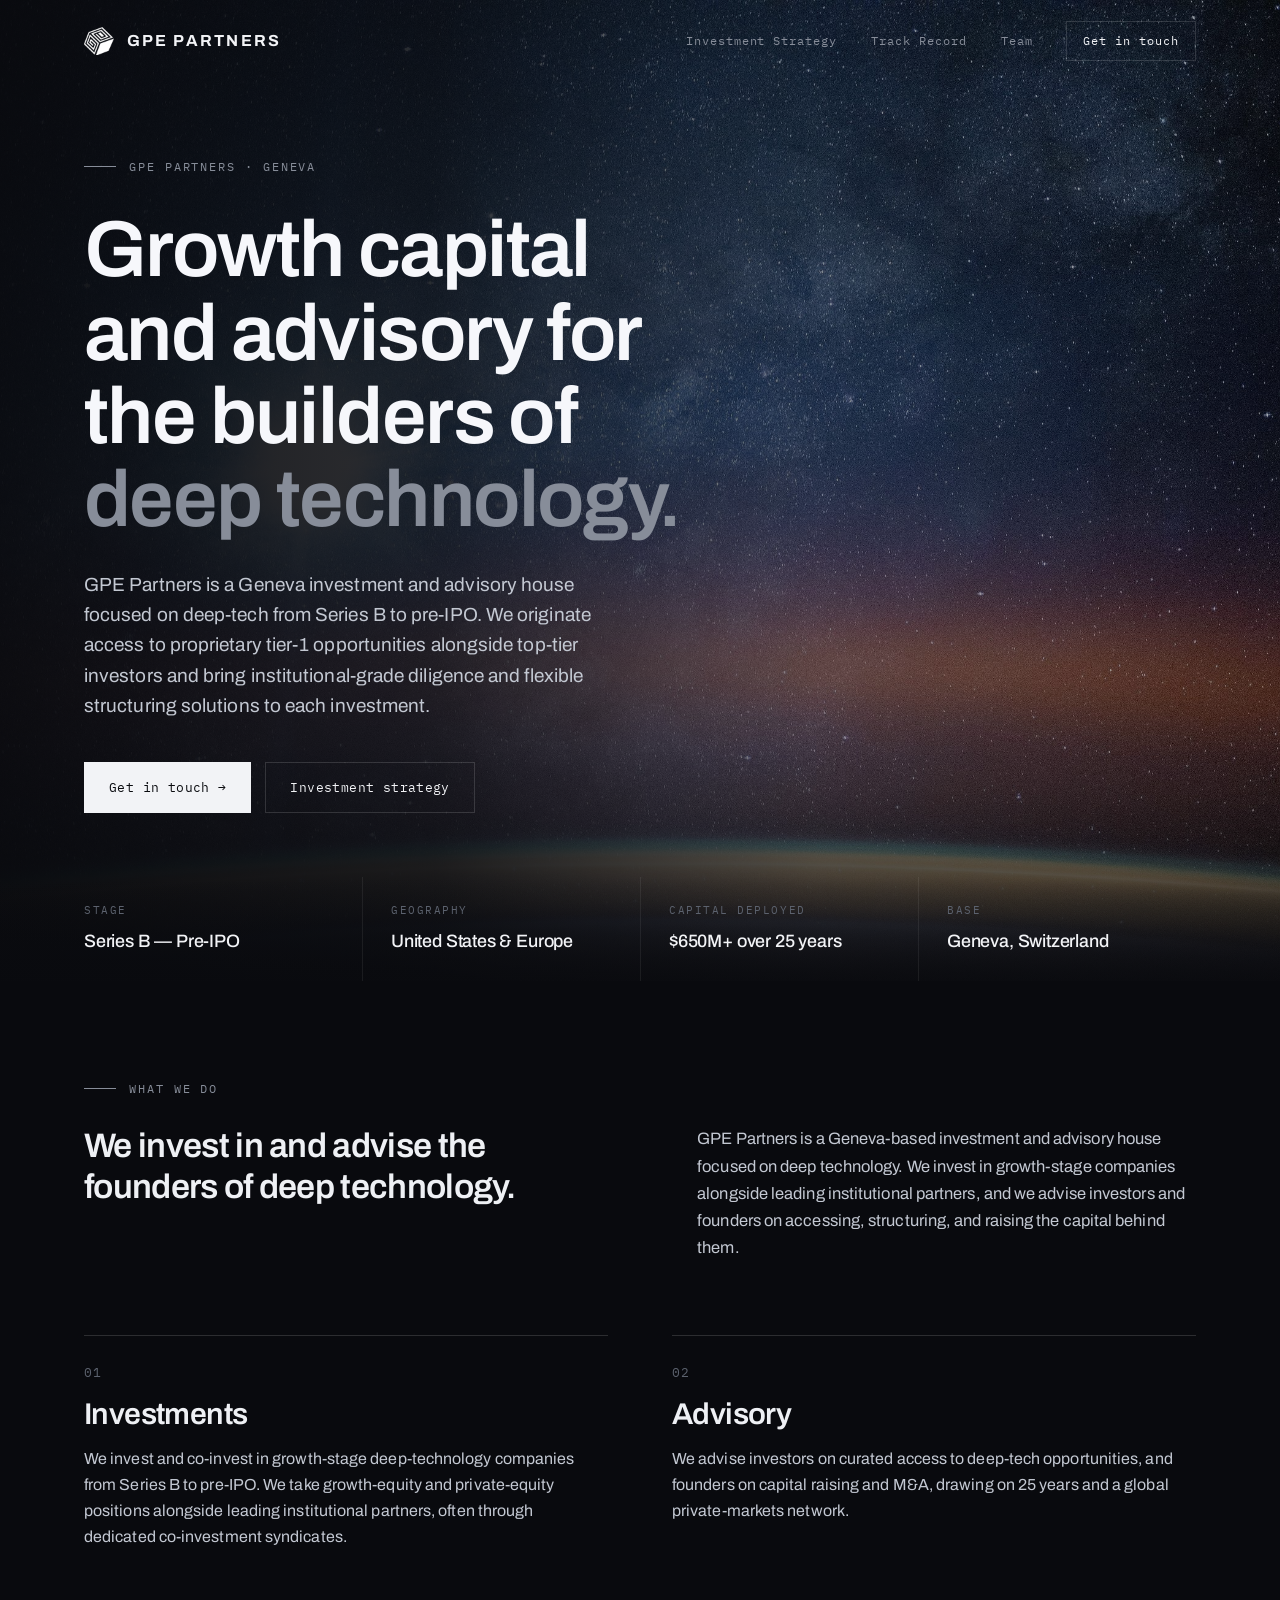
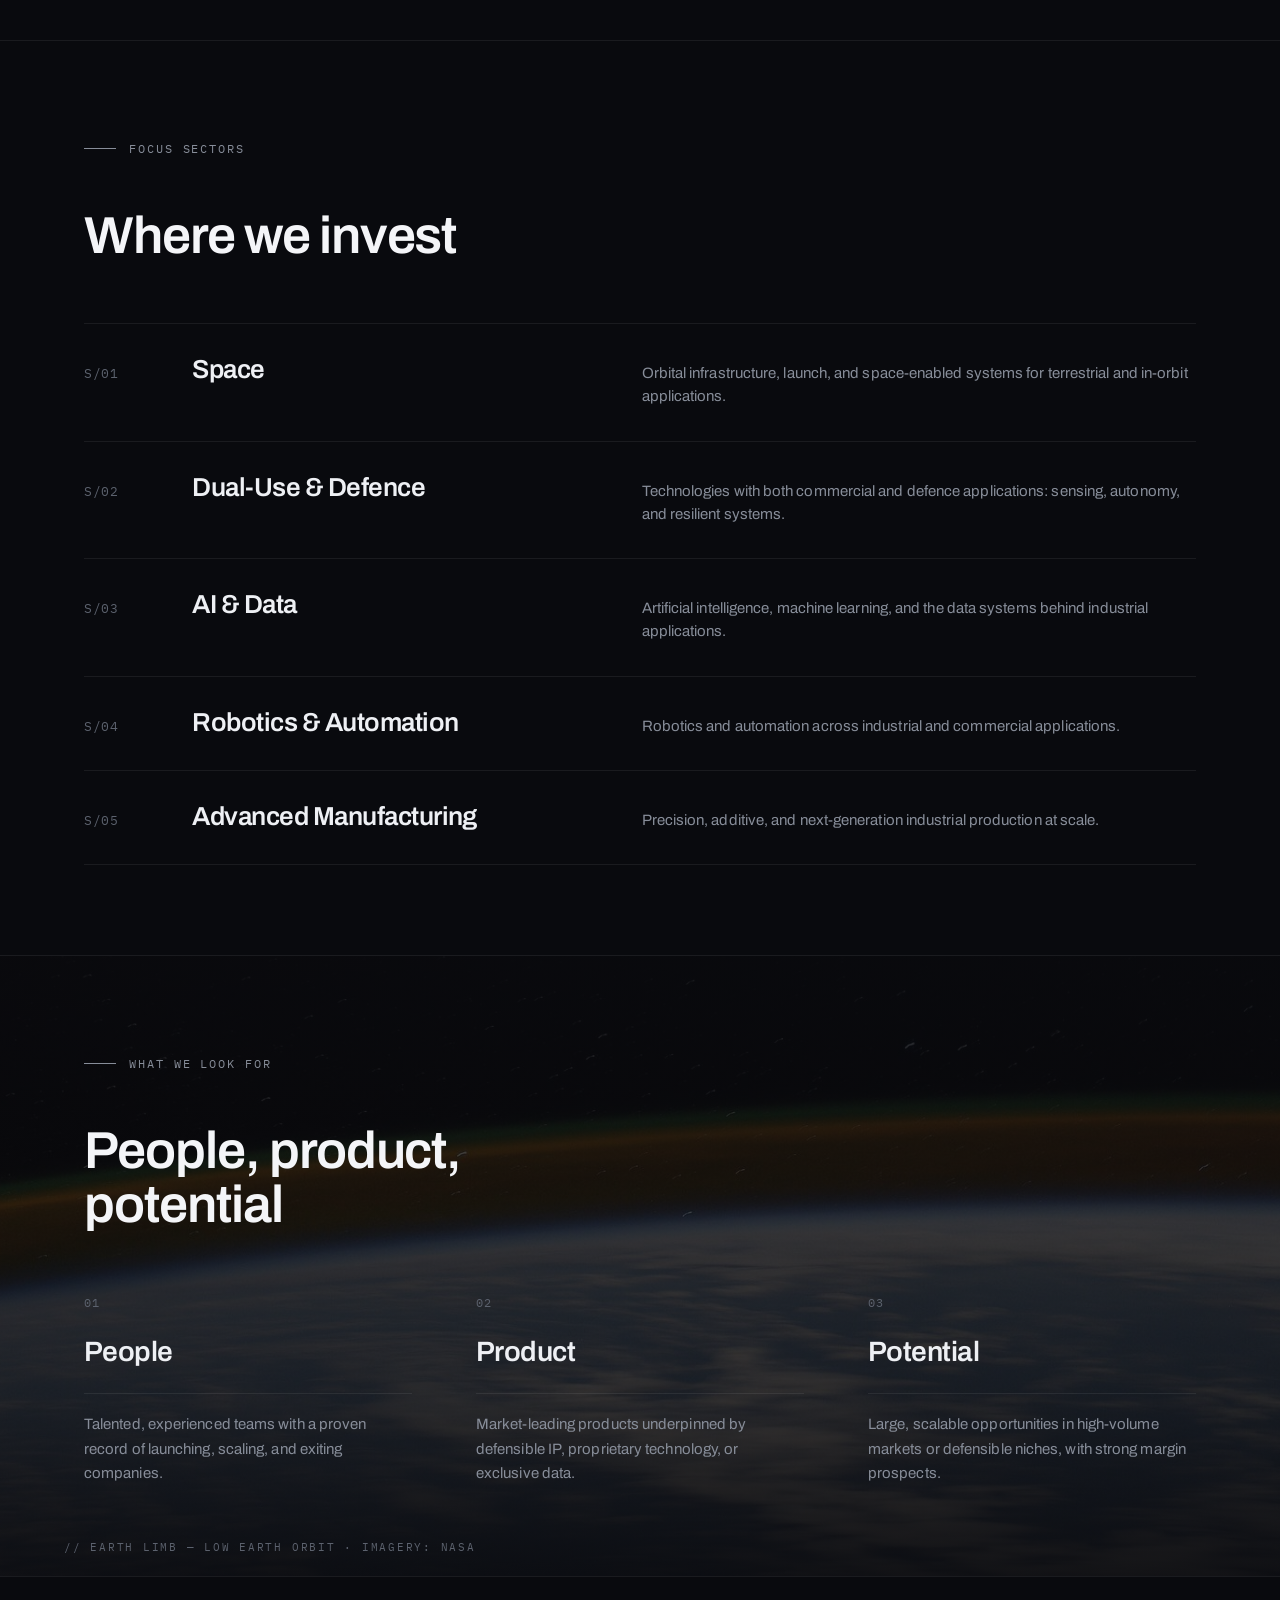
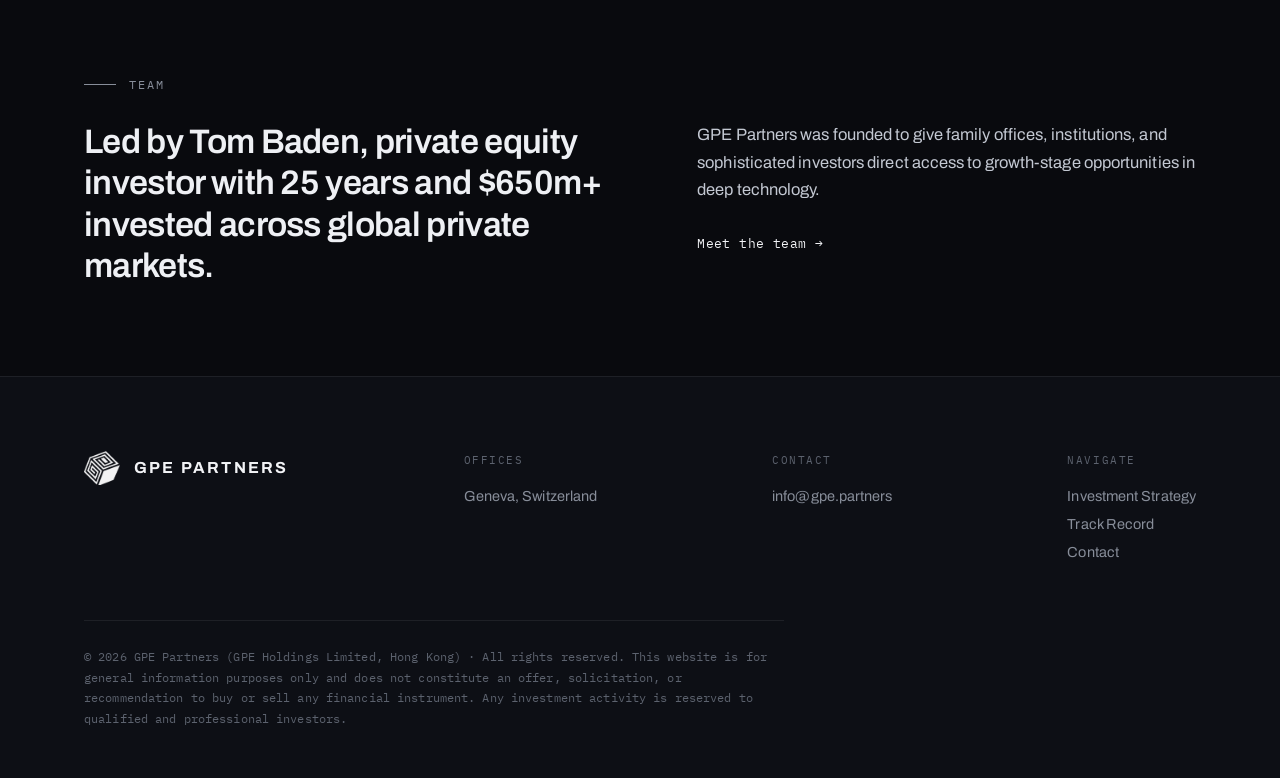
<file: index.html>
<!DOCTYPE html>
<html lang="en">
<head>
<meta charset="utf-8">
<meta name="viewport" content="width=device-width, initial-scale=1">
<title>GPE Partners — Investment & advisory for deep technology</title>
<link rel="stylesheet" href="styles.css?v=14">
</head>
<body>

<header class="site-header" id="hdr">
  <div class="wrap">
    <a class="brand" href="index.html"><img src="logo-mark.png" alt="GPE Partners"><b>GPE Partners</b></a>
    <button class="menu-toggle" aria-label="Menu" aria-expanded="false"><span></span><span></span><span></span></button>
    <nav class="nav">
      <a href="strategy.html">Investment Strategy</a>
      <a href="track-record.html">Track Record</a>
      <a href="team.html">Team</a>
      <a class="cta" href="mailto:tom.baden@gpe.partners">Get in touch</a>
    </nav>
  </div>
</header>

<!-- HERO -->
<section class="hero">
  <div class="img"></div>
  <div class="scrim"></div>
  <div class="wrap">
    <span class="eyebrow">GPE Partners · Geneva</span>
    <h1>Growth capital and advisory for the builders of <span>deep technology.</span></h1>
    <p class="sub">GPE Partners is a Geneva investment and advisory house focused on deep-tech from Series&nbsp;B to pre-IPO. We originate access to proprietary tier-1 opportunities alongside top-tier investors and bring institutional-grade diligence and flexible structuring solutions to each investment.</p>
    <div class="cta-row">
      <a class="btn solid" href="mailto:tom.baden@gpe.partners">Get in touch →</a>
      <a class="btn" href="strategy.html">Investment strategy</a>
    </div>
  </div>
  <div class="facts">
    <div class="wrap">
      <div class="fact"><div class="k">Stage</div><div class="v">Series B — Pre-IPO</div></div>
      <div class="fact"><div class="k">Geography</div><div class="v">United States &amp; Europe</div></div>
      <div class="fact"><div class="k">Capital deployed</div><div class="v">$650M+ over 25 years</div></div>
      <div class="fact"><div class="k">Base</div><div class="v">Geneva, Switzerland</div></div>
    </div>
  </div>
</section>

<!-- WHAT WE DO / TWO ARMS -->
<section>
  <div class="wrap two-col reveal">
    <div>
      <span class="eyebrow">What we do</span>
      <p class="big" style="margin-top:26px;">We invest in and advise the founders of deep technology.</p>
    </div>
    <div class="body-col">
      <p>GPE Partners is a Geneva-based investment and advisory house focused on deep technology. We invest in growth-stage companies alongside leading institutional partners, and we advise investors and founders on accessing, structuring, and raising the capital behind them.</p>
    </div>
  </div>
  <div class="wrap arms reveal">
    <div class="arm">
      <div class="arm-n">01</div>
      <h3>Investments</h3>
      <p>We invest and co-invest in growth-stage deep-technology companies from Series&nbsp;B to pre-IPO. We take growth-equity and private-equity positions alongside leading institutional partners, often through dedicated co-investment syndicates.</p>
    </div>
    <div class="arm">
      <div class="arm-n">02</div>
      <h3>Advisory</h3>
      <p>We advise investors on curated access to deep-tech opportunities, and founders on capital raising and M&amp;A, drawing on 25 years and a global private-markets network.</p>
    </div>
  </div>
</section>

<!-- SECTORS -->
<section class="divide">
  <div class="wrap">
    <div class="section-head reveal">
      <span class="eyebrow">Focus sectors</span>
      <h2 style="margin-top:24px;">Where we invest</h2>
    </div>
    <div class="sectors reveal">
      <div class="srow"><div class="idx">S/01</div><h3>Space</h3><p>Orbital infrastructure, launch, and space-enabled systems for terrestrial and in-orbit applications.</p></div>
      <div class="srow"><div class="idx">S/02</div><h3>Dual-Use &amp; Defence</h3><p>Technologies with both commercial and defence applications: sensing, autonomy, and resilient systems.</p></div>
      <div class="srow"><div class="idx">S/03</div><h3>AI &amp; Data</h3><p>Artificial intelligence, machine learning, and the data systems behind industrial applications.</p></div>
      <div class="srow"><div class="idx">S/04</div><h3>Robotics &amp; Automation</h3><p>Robotics and automation across industrial and commercial applications.</p></div>
      <div class="srow"><div class="idx">S/05</div><h3>Advanced Manufacturing</h3><p>Precision, additive, and next-generation industrial production at scale.</p></div>
    </div>
  </div>
</section>

<!-- CRITERIA (Earth image as background) -->
<section class="divide section-bg">
  <div class="bgimg" style="background-image:url('img/golden.jpg');"></div>
  <div class="scrim"></div>
  <div class="wrap">
    <div class="section-head reveal">
      <span class="eyebrow">What we look for</span>
      <h2 style="margin-top:24px;">People, product, potential</h2>
    </div>
    <div class="criteria reveal">
      <div class="crit"><div class="n">01</div><div class="k">People</div><div class="rule"></div><p>Talented, experienced teams with a proven record of launching, scaling, and exiting companies.</p></div>
      <div class="crit"><div class="n">02</div><div class="k">Product</div><div class="rule"></div><p>Market-leading products underpinned by defensible IP, proprietary technology, or exclusive data.</p></div>
      <div class="crit"><div class="n">03</div><div class="k">Potential</div><div class="rule"></div><p>Large, scalable opportunities in high-volume markets or defensible niches, with strong margin prospects.</p></div>
    </div>
  </div>
  <div class="credit">// Earth limb — low Earth orbit · imagery: NASA</div>
</section>

<!-- TEAM teaser -->
<section class="divide" id="team">
  <div class="wrap two-col reveal">
    <div>
      <span class="eyebrow">Team</span>
      <p class="big" style="margin-top:26px;">Led by Tom Baden, private equity investor with 25 years and $650m+ invested across global private markets.</p>
    </div>
    <div class="body-col">
      <p>GPE Partners was founded to give family offices, institutions, and sophisticated investors direct access to growth-stage opportunities in deep technology.</p>
      <p style="margin-top:26px;"><a class="link" href="team.html">Meet the team →</a></p>
    </div>
  </div>
</section>

<!-- FOOTER -->
<footer class="site-footer">
  <div class="wrap">
    <div class="fbrand"><img src="logo-mark.png" alt="GPE Partners"><b>GPE Partners</b></div>
    <div class="fcol"><h4>Offices</h4><p>Geneva, Switzerland</p></div>
    <div class="fcol"><h4>Contact</h4><a href="mailto:info@gpe.partners">info@gpe.partners</a></div>
    <div class="fcol"><h4>Navigate</h4><a href="strategy.html">Investment Strategy</a><a href="track-record.html">Track Record</a><a href="mailto:info@gpe.partners">Contact</a></div>
  </div>
  <div class="wrap">
    <p class="foot-legal">© 2026 GPE Partners (GPE Holdings Limited, Hong Kong) · All rights reserved. This website is for general information purposes only and does not constitute an offer, solicitation, or recommendation to buy or sell any financial instrument. Any investment activity is reserved to qualified and professional investors.</p>
  </div>
</footer>

<script>
(function(){
  var hdr = document.getElementById('hdr');
  function onScroll(){ if (window.scrollY > 40) hdr.classList.add('scrolled'); else hdr.classList.remove('scrolled'); }
  onScroll(); window.addEventListener('scroll', onScroll, {passive:true});
  var mt = document.querySelector('.menu-toggle');
  if (mt) {
    mt.addEventListener('click', function(){
      var open = hdr.classList.toggle('nav-open');
      mt.setAttribute('aria-expanded', open ? 'true' : 'false');
    });
    hdr.querySelectorAll('.nav a').forEach(function(a){
      a.addEventListener('click', function(){ hdr.classList.remove('nav-open'); mt.setAttribute('aria-expanded','false'); });
    });
  }
  var reduce = window.matchMedia('(prefers-reduced-motion: reduce)').matches;
  var els = document.querySelectorAll('.reveal');
  if (reduce || !('IntersectionObserver' in window)) { els.forEach(function(e){e.classList.add('in');}); return; }
  var io = new IntersectionObserver(function(entries){
    entries.forEach(function(en){ if(en.isIntersecting){ en.target.classList.add('in'); io.unobserve(en.target); } });
  }, {threshold: 0.12, rootMargin: '0px 0px -8% 0px'});
  els.forEach(function(e){ io.observe(e); });
})();
</script>

</body>
</html>
</file>
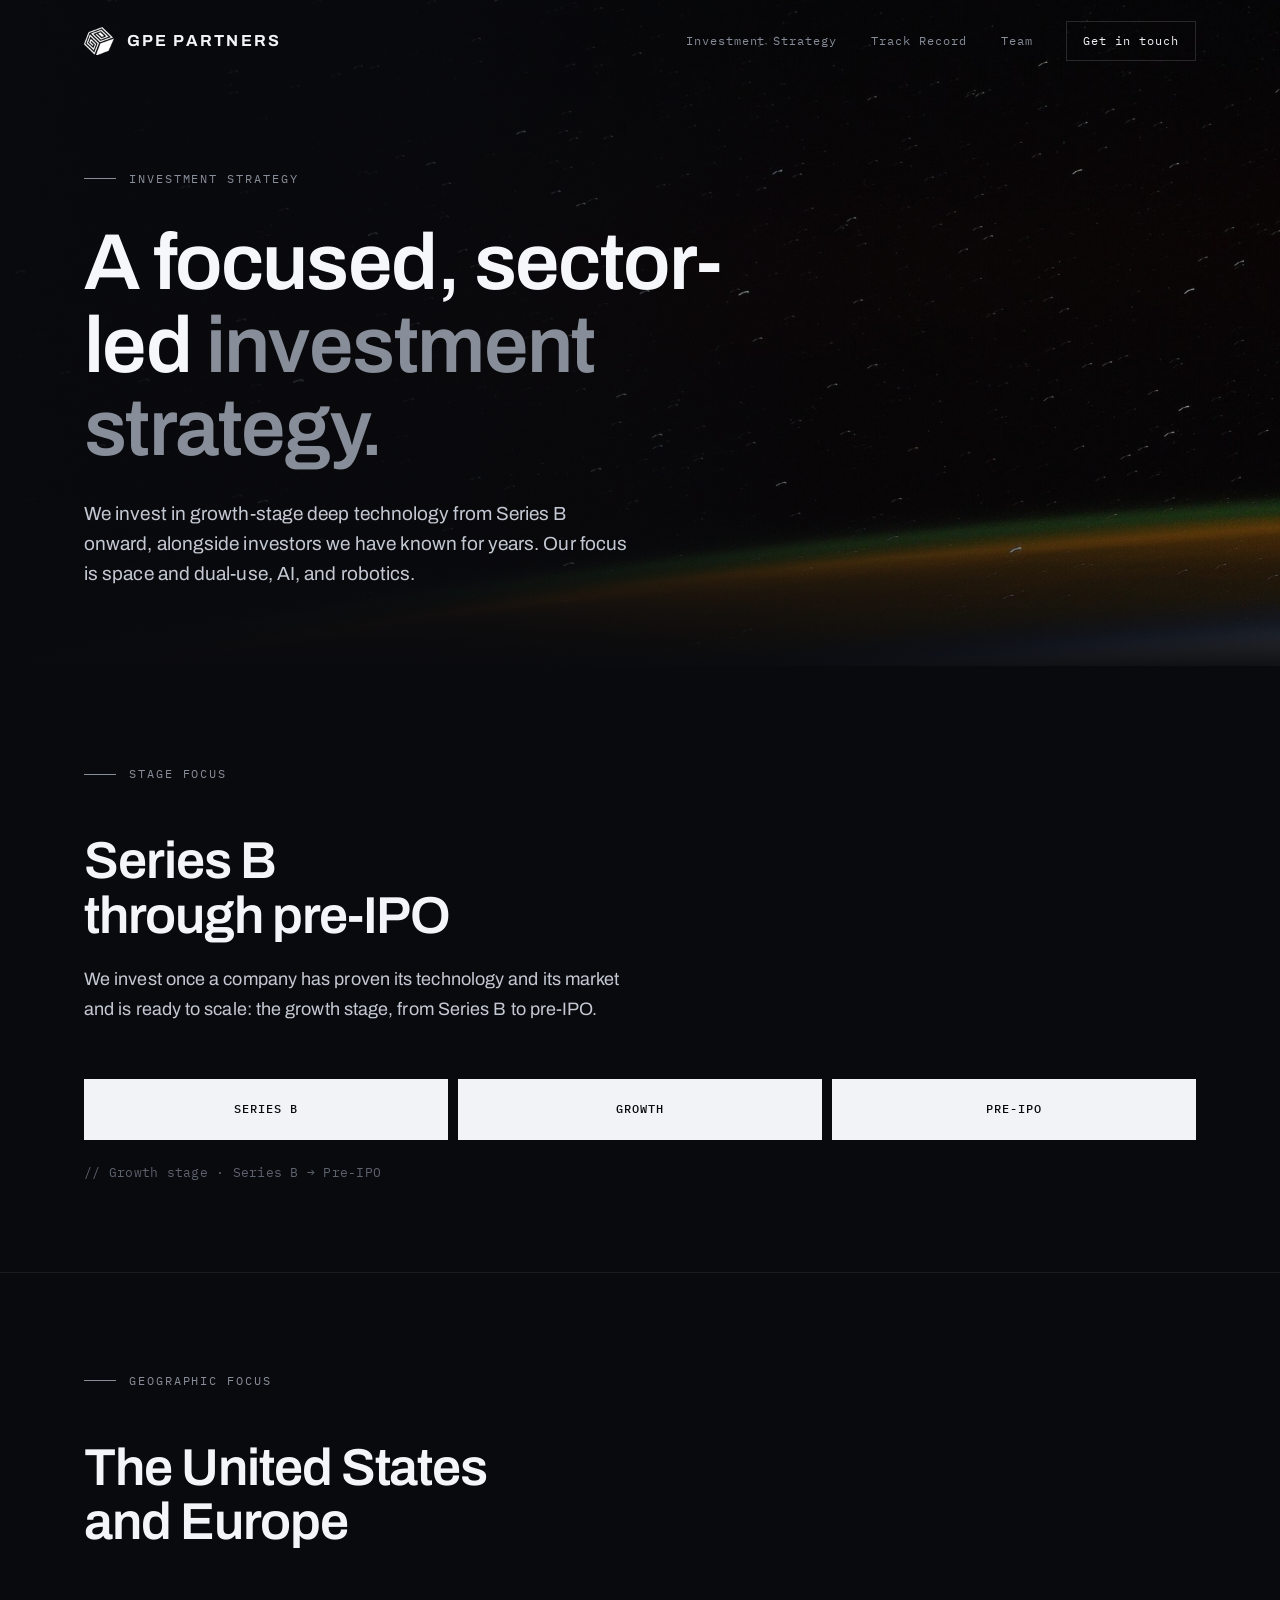
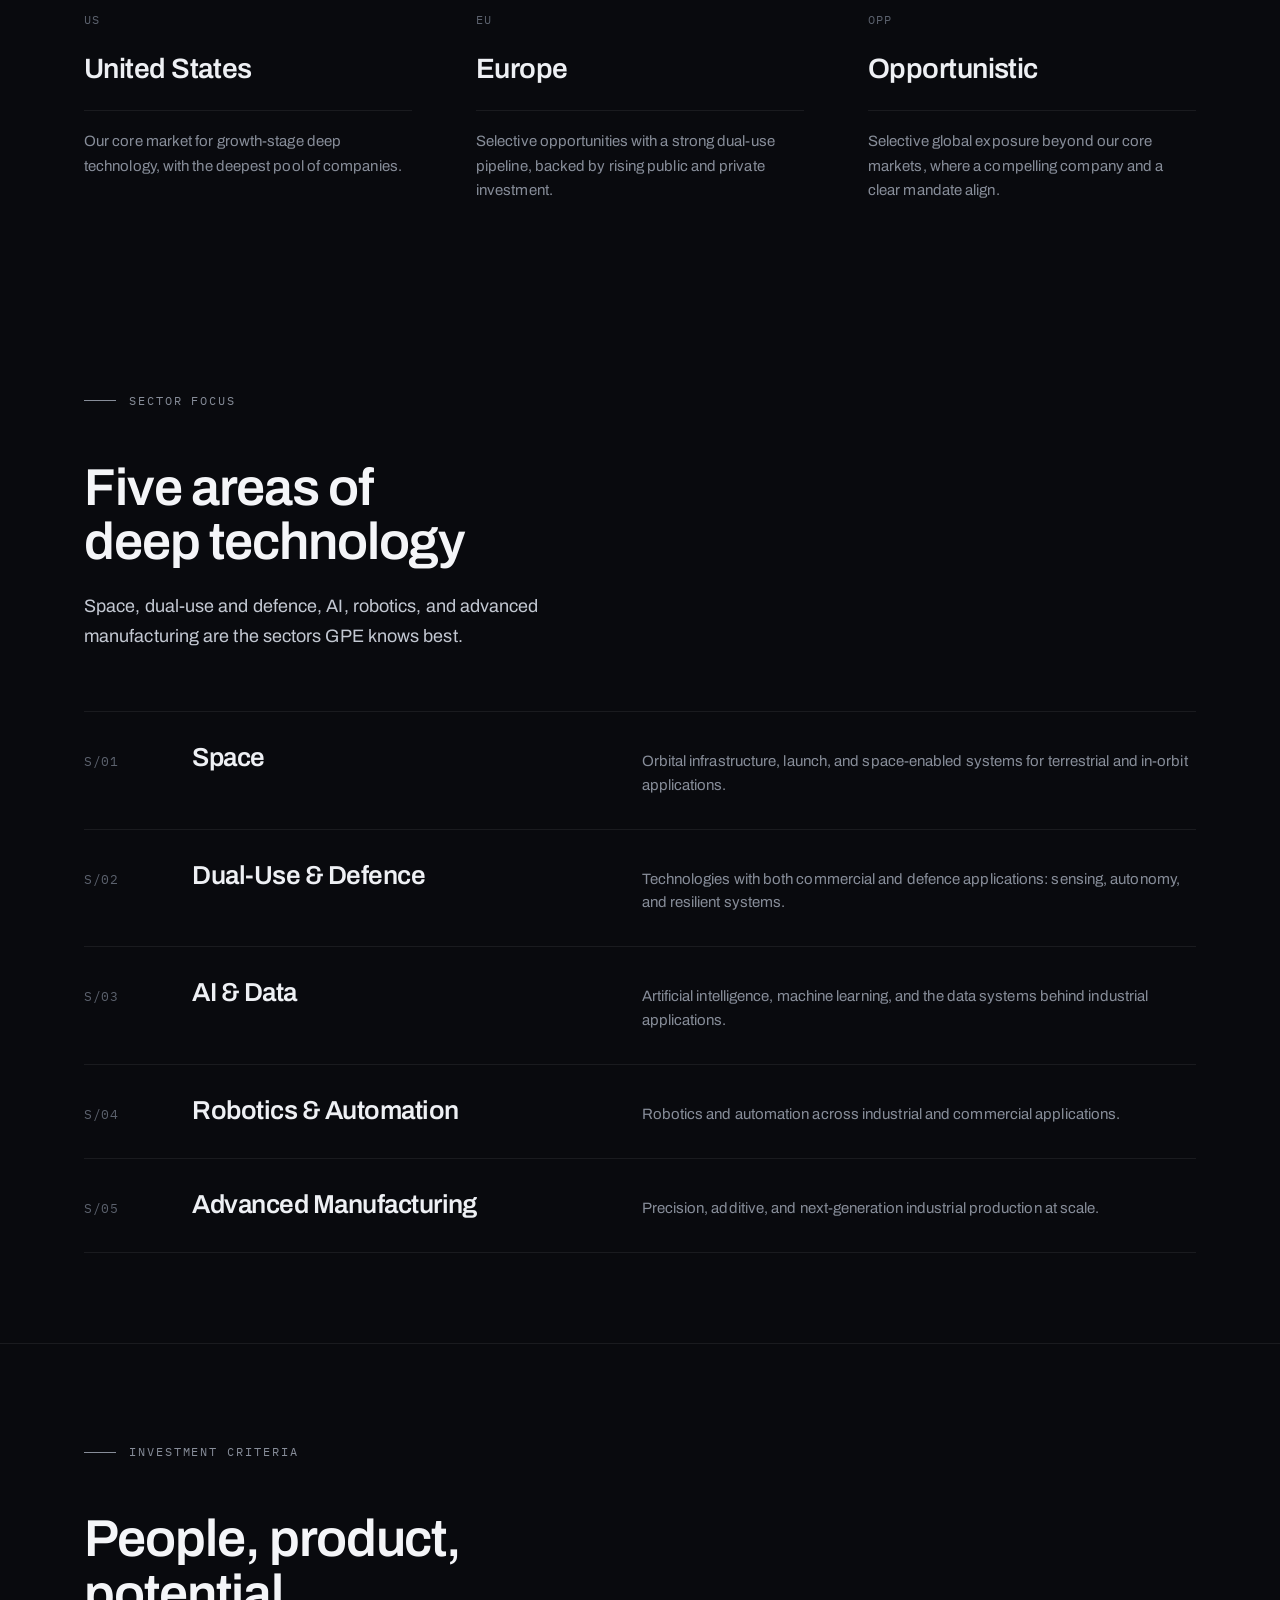
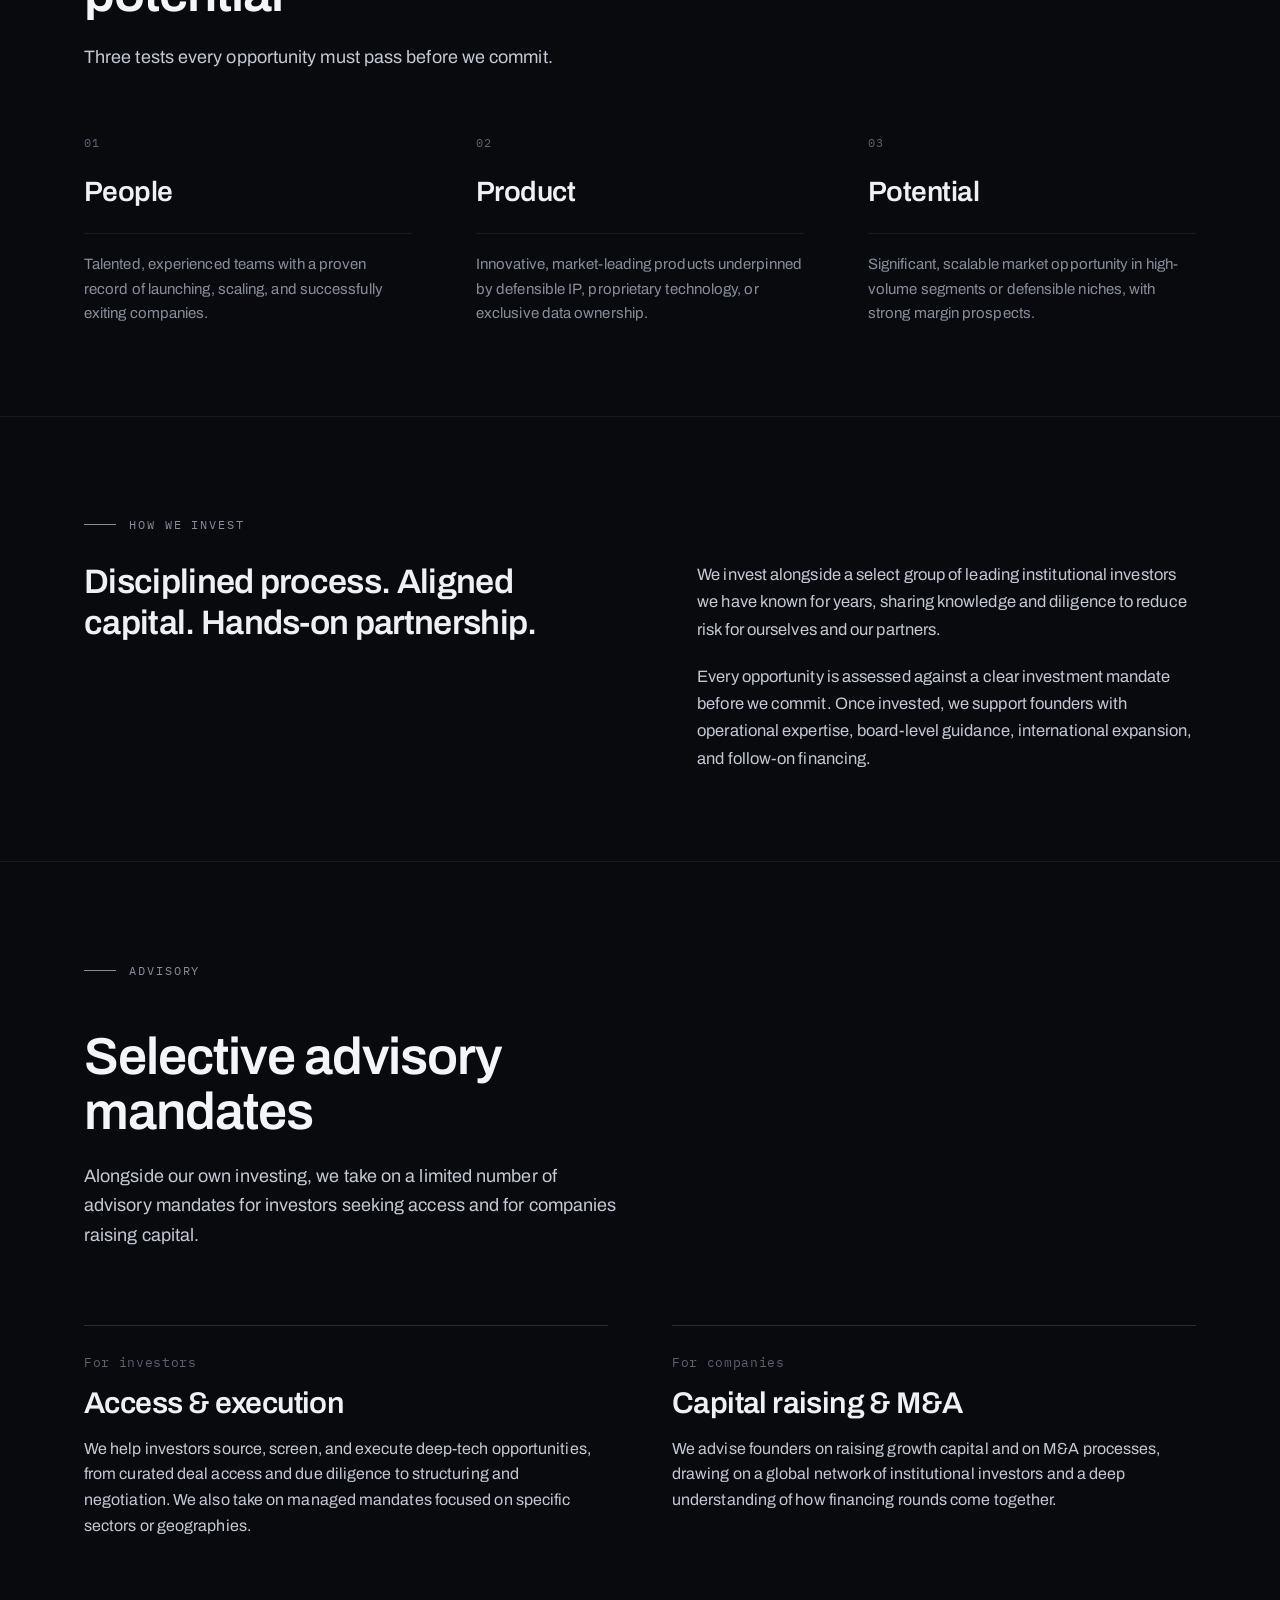
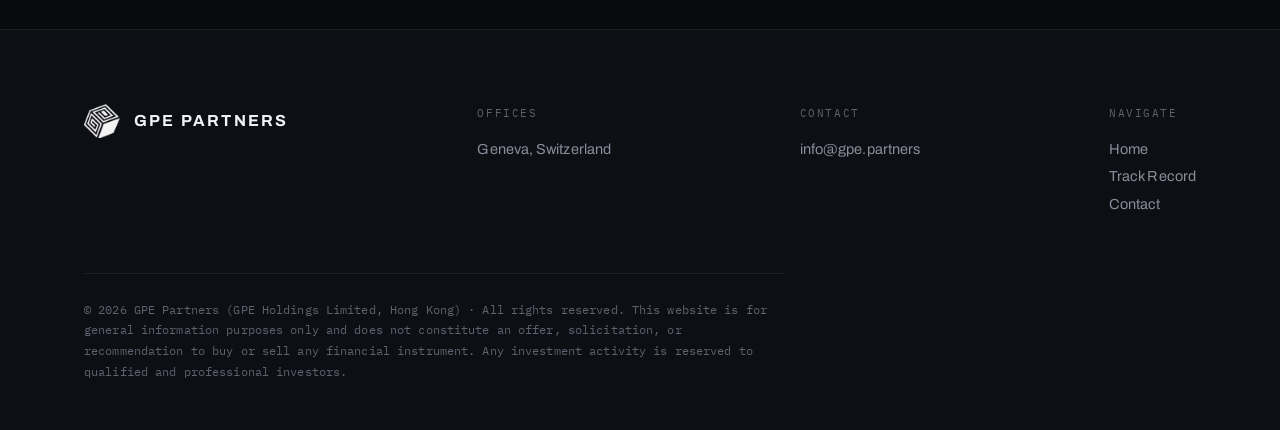
<file: strategy.html>
<!DOCTYPE html>
<html lang="en">
<head>
<meta charset="utf-8">
<meta name="viewport" content="width=device-width, initial-scale=1">
<title>Investment Strategy — GPE Partners</title>
<link rel="stylesheet" href="styles.css?v=14">
<style>.hero.compact .img{ background-image:url('img/approach-hero.jpg'); background-position:center 60%; }</style>
</head>
<body>

<header class="site-header scrolled" id="hdr">
  <div class="wrap">
    <a class="brand" href="index.html"><img src="logo-mark.png" alt="GPE Partners"><b>GPE Partners</b></a>
    <button class="menu-toggle" aria-label="Menu" aria-expanded="false"><span></span><span></span><span></span></button>
    <nav class="nav">
      <a href="strategy.html">Investment Strategy</a>
      <a href="track-record.html">Track Record</a>
      <a href="team.html">Team</a>
      <a class="cta" href="mailto:tom.baden@gpe.partners">Get in touch</a>
    </nav>
  </div>
</header>

<!-- HERO (compact) -->
<section class="hero compact">
  <div class="img"></div>
  <div class="scrim"></div>
  <div class="wrap">
    <span class="eyebrow">Investment Strategy</span>
    <h1>A focused, sector-led <span>investment strategy.</span></h1>
    <p class="sub">We invest in growth-stage deep technology from Series B onward, alongside investors we have known for years. Our focus is space and dual-use, AI, and robotics.</p>
  </div>
</section>

<!-- STAGE -->
<section>
  <div class="wrap">
    <div class="section-head reveal">
      <span class="eyebrow">Stage focus</span>
      <h2 style="margin-top:24px;">Series B through pre-IPO</h2>
      <p>We invest once a company has proven its technology and its market and is ready to scale: the growth stage, from Series&nbsp;B to pre-IPO.</p>
    </div>
    <div class="ladder reveal">
      <div class="stage on">Series B</div>
      <div class="stage on">Growth</div>
      <div class="stage on">Pre-IPO</div>
    </div>
    <p class="ladder-cap reveal">// Growth stage · Series B → Pre-IPO</p>
  </div>
</section>

<!-- GEOGRAPHY -->
<section class="divide">
  <div class="wrap">
    <div class="section-head reveal">
      <span class="eyebrow">Geographic focus</span>
      <h2 style="margin-top:24px;">The United States and Europe</h2>
    </div>
    <div class="criteria reveal">
      <div class="crit"><div class="n">US</div><div class="k">United States</div><div class="rule"></div><p>Our core market for growth-stage deep technology, with the deepest pool of companies.</p></div>
      <div class="crit"><div class="n">EU</div><div class="k">Europe</div><div class="rule"></div><p>Selective opportunities with a strong dual-use pipeline, backed by rising public and private investment.</p></div>
      <div class="crit"><div class="n">OPP</div><div class="k">Opportunistic</div><div class="rule"></div><p>Selective global exposure beyond our core markets, where a compelling company and a clear mandate align.</p></div>
    </div>
  </div>
</section>

<!-- SECTORS -->
<section>
  <div class="wrap">
    <div class="section-head reveal">
      <span class="eyebrow">Sector focus</span>
      <h2 style="margin-top:24px;">Five areas of deep technology</h2>
      <p>Space, dual-use and defence, AI, robotics, and advanced manufacturing are the sectors GPE knows best.</p>
    </div>
    <div class="sectors reveal">
      <div class="srow"><div class="idx">S/01</div><h3>Space</h3><p>Orbital infrastructure, launch, and space-enabled systems for terrestrial and in-orbit applications.</p></div>
      <div class="srow"><div class="idx">S/02</div><h3>Dual-Use &amp; Defence</h3><p>Technologies with both commercial and defence applications: sensing, autonomy, and resilient systems.</p></div>
      <div class="srow"><div class="idx">S/03</div><h3>AI &amp; Data</h3><p>Artificial intelligence, machine learning, and the data systems behind industrial applications.</p></div>
      <div class="srow"><div class="idx">S/04</div><h3>Robotics &amp; Automation</h3><p>Robotics and automation across industrial and commercial applications.</p></div>
      <div class="srow"><div class="idx">S/05</div><h3>Advanced Manufacturing</h3><p>Precision, additive, and next-generation industrial production at scale.</p></div>
    </div>
  </div>
</section>

<!-- CRITERIA -->
<section class="divide">
  <div class="wrap">
    <div class="section-head reveal">
      <span class="eyebrow">Investment criteria</span>
      <h2 style="margin-top:24px;">People, product, potential</h2>
      <p>Three tests every opportunity must pass before we commit.</p>
    </div>
    <div class="criteria reveal">
      <div class="crit"><div class="n">01</div><div class="k">People</div><div class="rule"></div><p>Talented, experienced teams with a proven record of launching, scaling, and successfully exiting companies.</p></div>
      <div class="crit"><div class="n">02</div><div class="k">Product</div><div class="rule"></div><p>Innovative, market-leading products underpinned by defensible IP, proprietary technology, or exclusive data ownership.</p></div>
      <div class="crit"><div class="n">03</div><div class="k">Potential</div><div class="rule"></div><p>Significant, scalable market opportunity in high-volume segments or defensible niches, with strong margin prospects.</p></div>
    </div>
  </div>
</section>

<!-- HOW WE INVEST -->
<section class="divide">
  <div class="wrap two-col reveal">
    <div>
      <span class="eyebrow">How we invest</span>
      <p class="big" style="margin-top:26px;">Disciplined process. Aligned capital. Hands-on partnership.</p>
    </div>
    <div class="body-col">
      <p>We invest alongside a select group of leading institutional investors we have known for years, sharing knowledge and diligence to reduce risk for ourselves and our partners.</p>
      <p>Every opportunity is assessed against a clear investment mandate before we commit. Once invested, we support founders with operational expertise, board-level guidance, international expansion, and follow-on financing.</p>
    </div>
  </div>
</section>

<!-- ADVISORY -->
<section class="divide">
  <div class="wrap">
    <div class="section-head reveal">
      <span class="eyebrow">Advisory</span>
      <h2 style="margin-top:24px;">Selective advisory mandates</h2>
      <p>Alongside our own investing, we take on a limited number of advisory mandates for investors seeking access and for companies raising capital.</p>
    </div>
    <div class="arms reveal">
      <div class="arm">
        <div class="arm-n">For investors</div>
        <h3>Access &amp; execution</h3>
        <p>We help investors source, screen, and execute deep-tech opportunities, from curated deal access and due diligence to structuring and negotiation. We also take on managed mandates focused on specific sectors or geographies.</p>
      </div>
      <div class="arm">
        <div class="arm-n">For companies</div>
        <h3>Capital raising &amp; M&amp;A</h3>
        <p>We advise founders on raising growth capital and on M&amp;A processes, drawing on a global network of institutional investors and a deep understanding of how financing rounds come together.</p>
      </div>
    </div>
  </div>
</section>

<!-- FOOTER -->
<footer class="site-footer">
  <div class="wrap">
    <div class="fbrand"><img src="logo-mark.png" alt="GPE Partners"><b>GPE Partners</b></div>
    <div class="fcol"><h4>Offices</h4><p>Geneva, Switzerland</p></div>
    <div class="fcol"><h4>Contact</h4><a href="mailto:info@gpe.partners">info@gpe.partners</a></div>
    <div class="fcol"><h4>Navigate</h4><a href="index.html">Home</a><a href="track-record.html">Track Record</a><a href="mailto:info@gpe.partners">Contact</a></div>
  </div>
  <div class="wrap">
    <p class="foot-legal">© 2026 GPE Partners (GPE Holdings Limited, Hong Kong) · All rights reserved. This website is for general information purposes only and does not constitute an offer, solicitation, or recommendation to buy or sell any financial instrument. Any investment activity is reserved to qualified and professional investors.</p>
  </div>
</footer>

<script>
(function(){
  var hdr = document.getElementById('hdr');
  function onScroll(){ if (window.scrollY > 40) hdr.classList.add('scrolled'); else hdr.classList.remove('scrolled'); }
  onScroll(); window.addEventListener('scroll', onScroll, {passive:true});
  var mt = document.querySelector('.menu-toggle');
  if (mt) {
    mt.addEventListener('click', function(){
      var open = hdr.classList.toggle('nav-open');
      mt.setAttribute('aria-expanded', open ? 'true' : 'false');
    });
    hdr.querySelectorAll('.nav a').forEach(function(a){
      a.addEventListener('click', function(){ hdr.classList.remove('nav-open'); mt.setAttribute('aria-expanded','false'); });
    });
  }
  var reduce = window.matchMedia('(prefers-reduced-motion: reduce)').matches;
  var els = document.querySelectorAll('.reveal');
  if (reduce || !('IntersectionObserver' in window)) { els.forEach(function(e){e.classList.add('in');}); return; }
  var io = new IntersectionObserver(function(entries){
    entries.forEach(function(en){ if(en.isIntersecting){ en.target.classList.add('in'); io.unobserve(en.target); } });
  }, {threshold: 0.12, rootMargin: '0px 0px -8% 0px'});
  els.forEach(function(e){ io.observe(e); });
})();
</script>

</body>
</html>
</file>
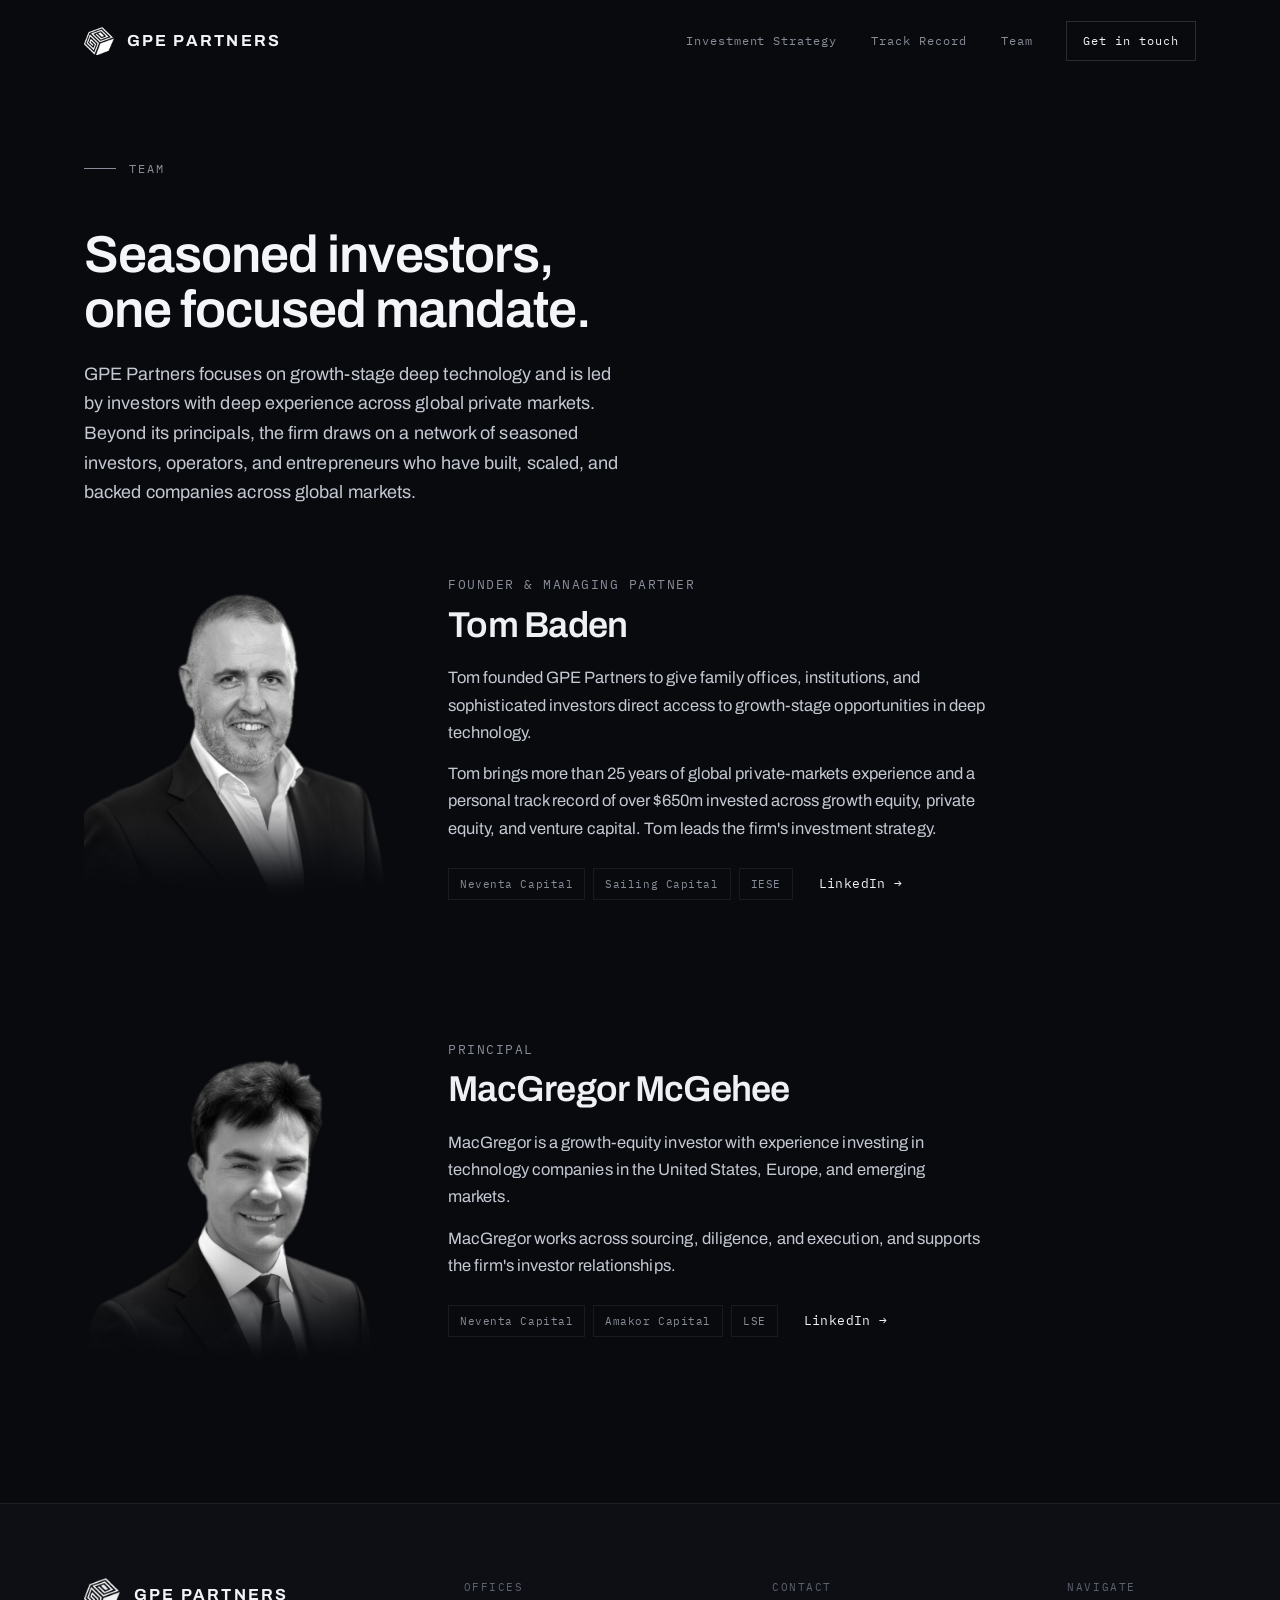
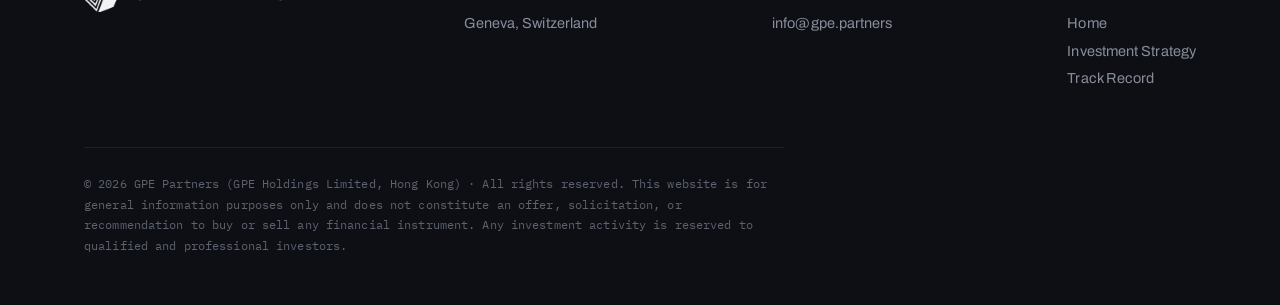
<file: team.html>
<!DOCTYPE html>
<html lang="en">
<head>
<meta charset="utf-8">
<meta name="viewport" content="width=device-width, initial-scale=1">
<title>Team — GPE Partners</title>
<link rel="stylesheet" href="styles.css?v=14">
</head>
<body>

<header class="site-header scrolled" id="hdr">
  <div class="wrap">
    <a class="brand" href="index.html"><img src="logo-mark.png" alt="GPE Partners"><b>GPE Partners</b></a>
    <button class="menu-toggle" aria-label="Menu" aria-expanded="false"><span></span><span></span><span></span></button>
    <nav class="nav">
      <a href="strategy.html">Investment Strategy</a>
      <a href="track-record.html">Track Record</a>
      <a href="team.html">Team</a>
      <a class="cta" href="mailto:tom.baden@gpe.partners">Get in touch</a>
    </nav>
  </div>
</header>

<section style="padding-top:150px;">
  <div class="wrap">
    <div class="section-head reveal">
      <span class="eyebrow">Team</span>
      <h2 style="margin-top:24px;">Seasoned investors, one focused mandate.</h2>
      <p>GPE Partners focuses on growth-stage deep technology and is led by investors with deep experience across global private markets. Beyond its principals, the firm draws on a network of seasoned investors, operators, and entrepreneurs who have built, scaled, and backed companies across global markets.</p>
    </div>

    <div class="people">

      <!-- Tom -->
      <div class="person reveal">
        <div class="portrait"><img src="img/tom.jpg" alt="Tom Baden"></div>
        <div>
          <div class="role">Founder &amp; Managing Partner</div>
          <h3>Tom Baden</h3>
          <div class="bio">
            <p>Tom founded GPE Partners to give family offices, institutions, and sophisticated investors direct access to growth-stage opportunities in deep technology.</p>
            <p>Tom brings more than 25 years of global private-markets experience and a personal track record of over $650m invested across growth equity, private equity, and venture capital. Tom leads the firm's investment strategy.</p>
          </div>
          <div class="meta">
            <div class="chips">
              <span class="chip">Neventa Capital</span>
              <span class="chip">Sailing Capital</span>
              <span class="chip">IESE</span>
            </div>
            <a class="link" href="https://www.linkedin.com/in/tfb-1/" target="_blank" rel="noopener">LinkedIn →</a>
          </div>
        </div>
      </div>

      <!-- Mac (optional — easy to remove) -->
      <div class="person reveal">
        <div class="portrait"><img src="img/mac.jpg" alt="MacGregor McGehee"></div>
        <div>
          <div class="role">Principal</div>
          <h3>MacGregor McGehee</h3>
          <div class="bio">
            <p>MacGregor is a growth-equity investor with experience investing in technology companies in the United States, Europe, and emerging markets.</p>
            <p>MacGregor works across sourcing, diligence, and execution, and supports the firm's investor relationships.</p>
          </div>
          <div class="meta">
            <div class="chips">
              <span class="chip">Neventa Capital</span>
              <span class="chip">Amakor Capital</span>
              <span class="chip">LSE</span>
            </div>
            <a class="link" href="https://www.linkedin.com/in/macgregor-mcgehee-531379197/" target="_blank" rel="noopener">LinkedIn →</a>
          </div>
        </div>
      </div>

    </div>

  </div>
</section>

<!-- FOOTER -->
<footer class="site-footer">
  <div class="wrap">
    <div class="fbrand"><img src="logo-mark.png" alt="GPE Partners"><b>GPE Partners</b></div>
    <div class="fcol"><h4>Offices</h4><p>Geneva, Switzerland</p></div>
    <div class="fcol"><h4>Contact</h4><a href="mailto:info@gpe.partners">info@gpe.partners</a></div>
    <div class="fcol"><h4>Navigate</h4><a href="index.html">Home</a><a href="strategy.html">Investment Strategy</a><a href="track-record.html">Track Record</a></div>
  </div>
  <div class="wrap">
    <p class="foot-legal">© 2026 GPE Partners (GPE Holdings Limited, Hong Kong) · All rights reserved. This website is for general information purposes only and does not constitute an offer, solicitation, or recommendation to buy or sell any financial instrument. Any investment activity is reserved to qualified and professional investors.</p>
  </div>
</footer>

<script>
(function(){
  var hdr = document.getElementById('hdr');
  function onScroll(){ if (window.scrollY > 40) hdr.classList.add('scrolled'); else hdr.classList.remove('scrolled'); }
  onScroll(); window.addEventListener('scroll', onScroll, {passive:true});
  var mt = document.querySelector('.menu-toggle');
  if (mt) {
    mt.addEventListener('click', function(){
      var open = hdr.classList.toggle('nav-open');
      mt.setAttribute('aria-expanded', open ? 'true' : 'false');
    });
    hdr.querySelectorAll('.nav a').forEach(function(a){
      a.addEventListener('click', function(){ hdr.classList.remove('nav-open'); mt.setAttribute('aria-expanded','false'); });
    });
  }
  var reduce = window.matchMedia('(prefers-reduced-motion: reduce)').matches;
  var els = document.querySelectorAll('.reveal');
  if (reduce || !('IntersectionObserver' in window)) { els.forEach(function(e){e.classList.add('in');}); return; }
  var io = new IntersectionObserver(function(entries){
    entries.forEach(function(en){ if(en.isIntersecting){ en.target.classList.add('in'); io.unobserve(en.target); } });
  }, {threshold: 0.1, rootMargin: '0px 0px -6% 0px'});
  els.forEach(function(e){ io.observe(e); });
})();
</script>

</body>
</html>
</file>
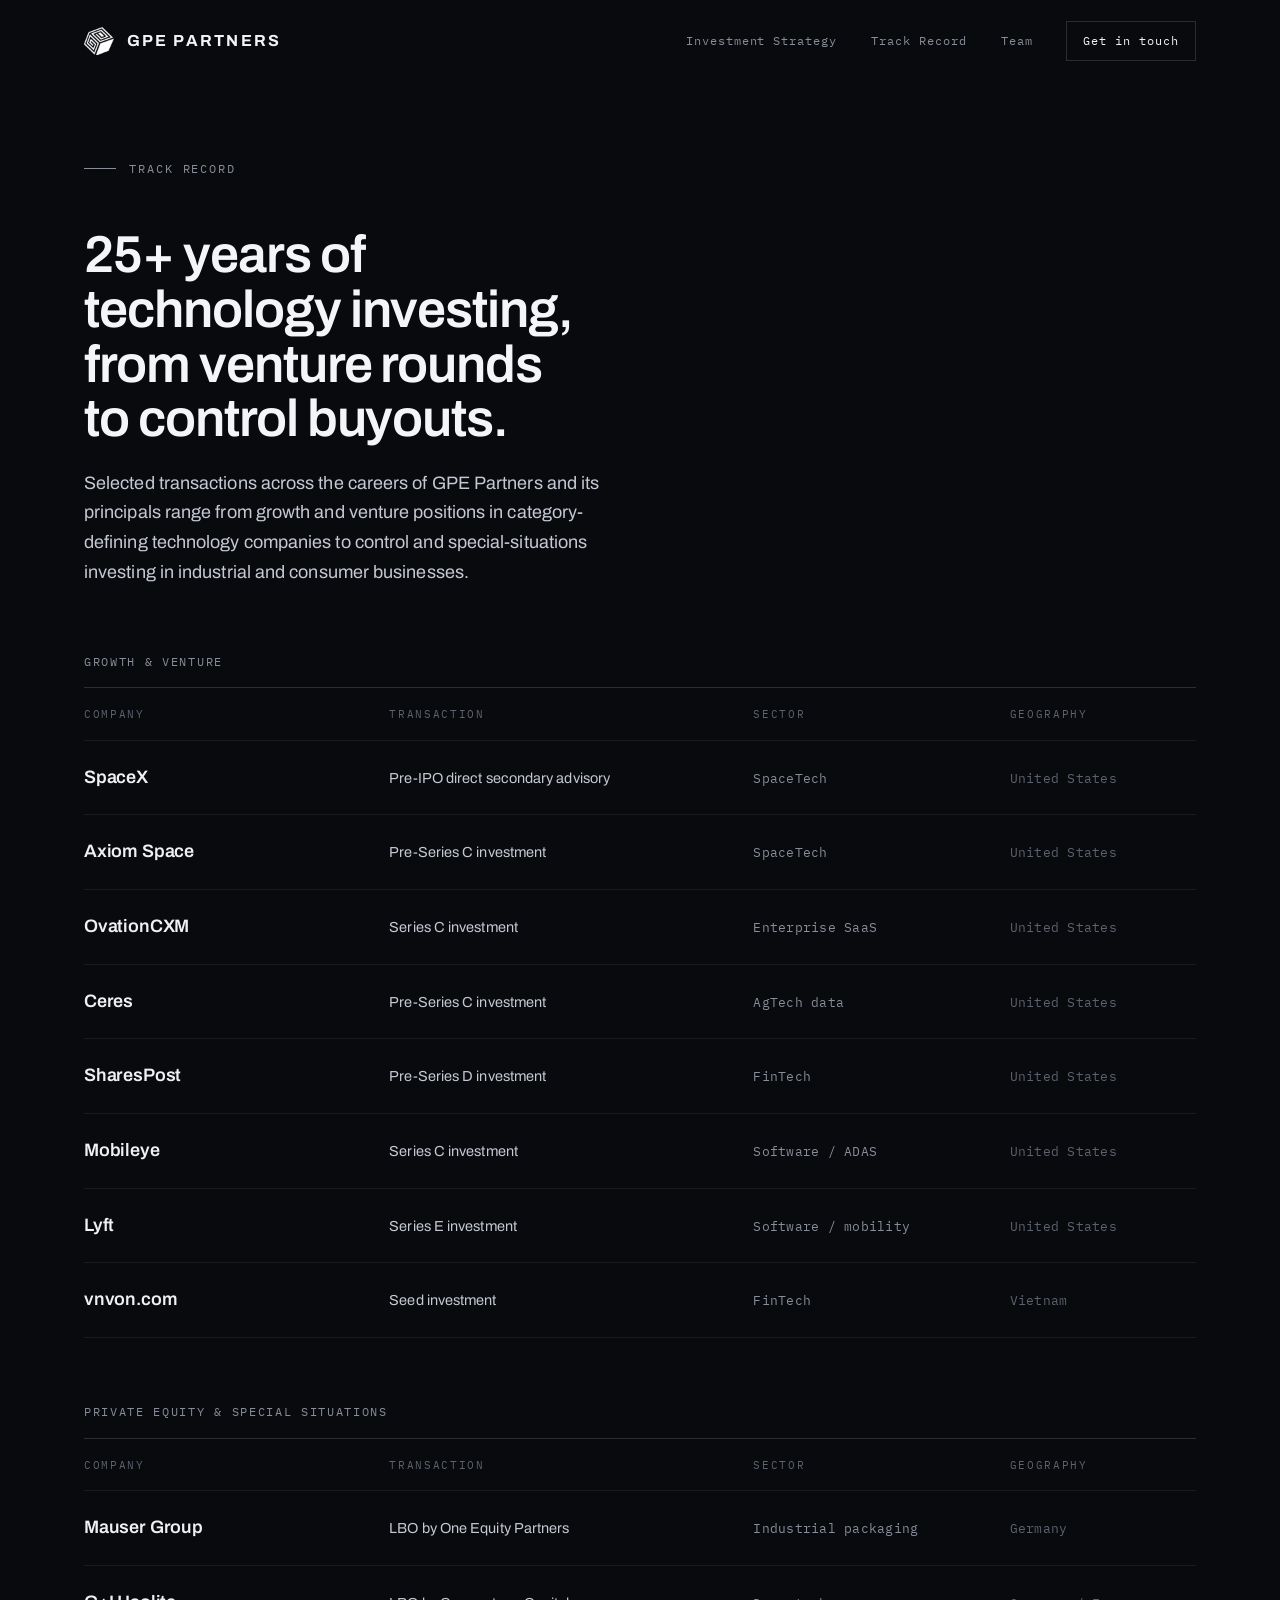
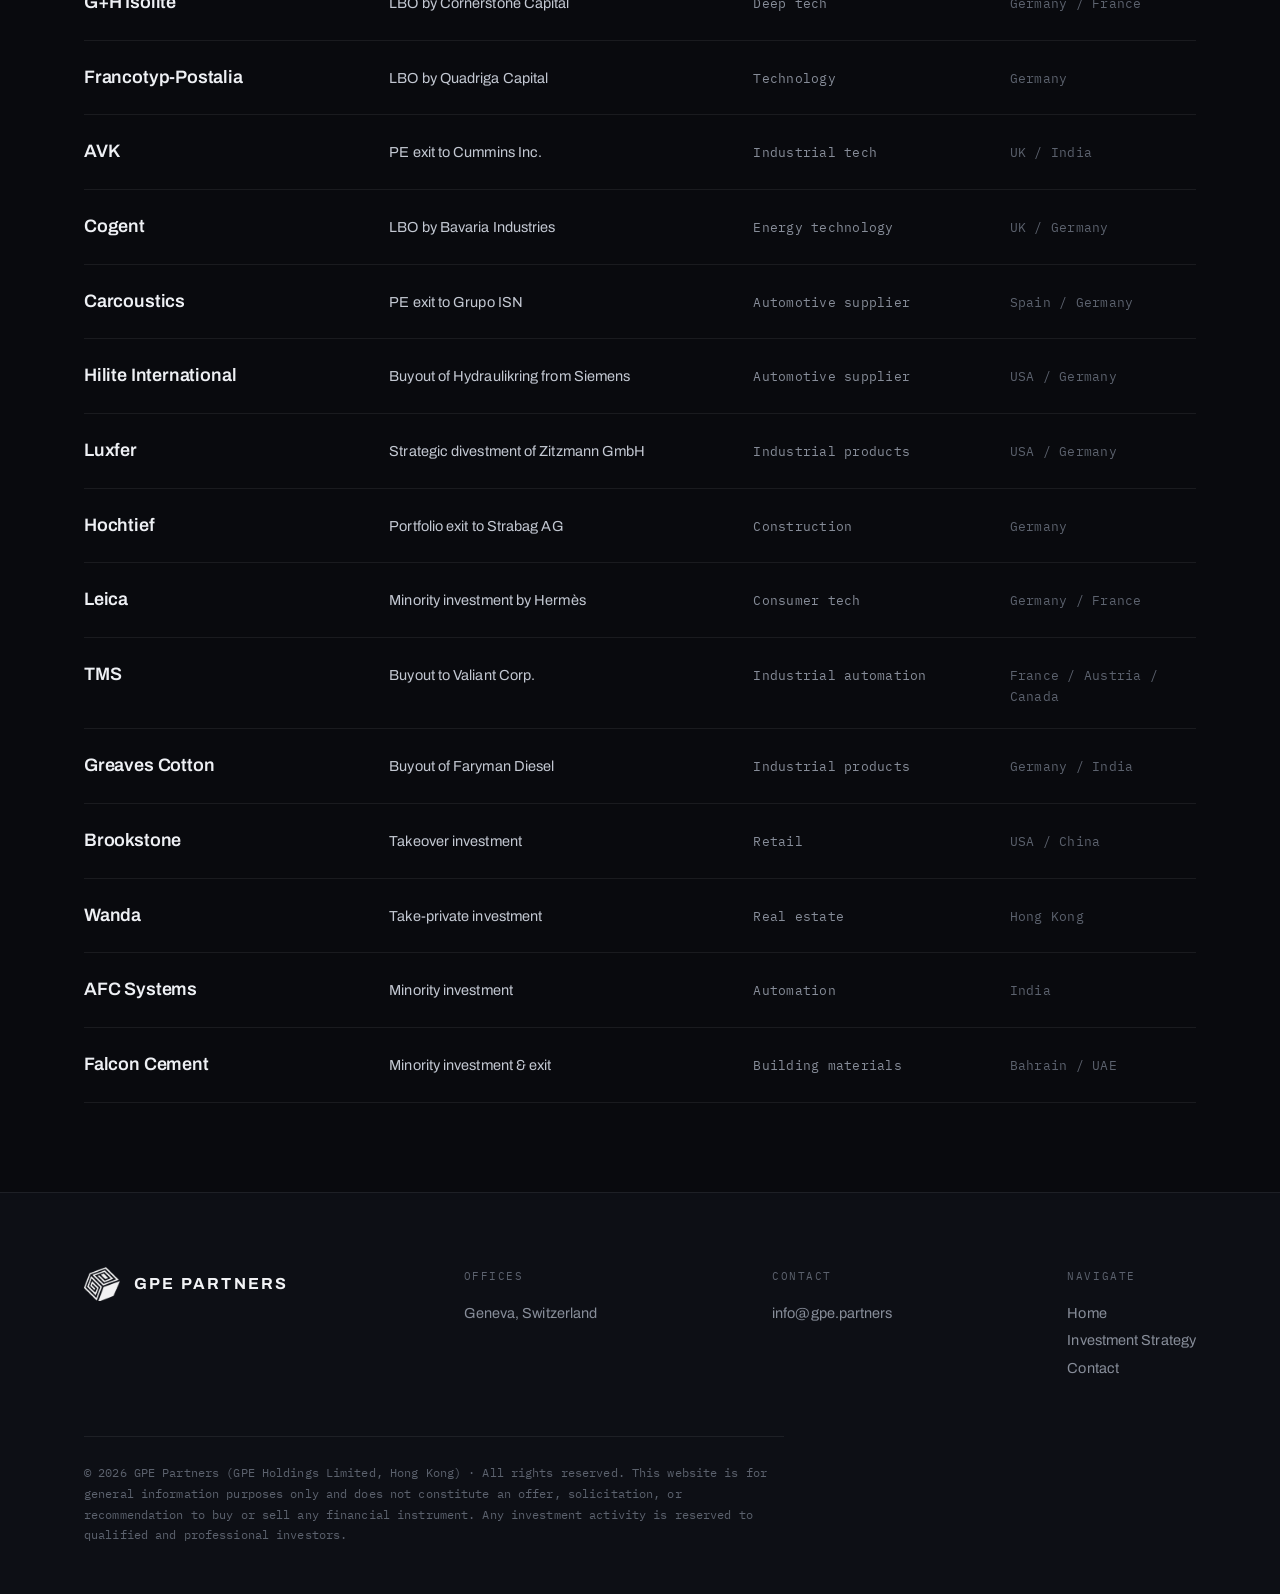
<file: track-record.html>
<!DOCTYPE html>
<html lang="en">
<head>
<meta charset="utf-8">
<meta name="viewport" content="width=device-width, initial-scale=1">
<title>Track Record — GPE Partners</title>
<link rel="stylesheet" href="styles.css?v=14">
</head>
<body>

<header class="site-header scrolled" id="hdr">
  <div class="wrap">
    <a class="brand" href="index.html"><img src="logo-mark.png" alt="GPE Partners"><b>GPE Partners</b></a>
    <button class="menu-toggle" aria-label="Menu" aria-expanded="false"><span></span><span></span><span></span></button>
    <nav class="nav">
      <a href="strategy.html">Investment Strategy</a>
      <a href="track-record.html">Track Record</a>
      <a href="team.html">Team</a>
      <a class="cta" href="mailto:tom.baden@gpe.partners">Get in touch</a>
    </nav>
  </div>
</header>

<section style="padding-top:150px;">
  <div class="wrap">
    <div class="section-head reveal">
      <span class="eyebrow">Track record</span>
      <h2 style="margin-top:24px;">25+ years of technology investing, from venture rounds to control buyouts.</h2>
      <p>Selected transactions across the careers of GPE Partners and its principals range from growth and venture positions in category-defining technology companies to control and special-situations investing in industrial and consumer businesses.</p>
    </div>

    <!-- GROWTH & VENTURE -->
    <div class="ledger-group reveal">
      <div class="glabel"><span>Growth &amp; Venture</span></div>
      <div class="lhead"><span>Company</span><span>Transaction</span><span>Sector</span><span>Geography</span></div>

      <div class="lrow"><div class="co">SpaceX</div><div class="tx">Pre-IPO direct secondary advisory</div><div class="sec">SpaceTech</div><div class="geo">United States</div></div>
      <div class="lrow"><div class="co">Axiom Space</div><div class="tx">Pre-Series&nbsp;C investment</div><div class="sec">SpaceTech</div><div class="geo">United States</div></div>
      <div class="lrow"><div class="co">OvationCXM</div><div class="tx">Series&nbsp;C investment</div><div class="sec">Enterprise SaaS</div><div class="geo">United States</div></div>
      <div class="lrow"><div class="co">Ceres</div><div class="tx">Pre-Series&nbsp;C investment</div><div class="sec">AgTech data</div><div class="geo">United States</div></div>
      <div class="lrow"><div class="co">SharesPost</div><div class="tx">Pre-Series&nbsp;D investment</div><div class="sec">FinTech</div><div class="geo">United States</div></div>
      <div class="lrow"><div class="co">Mobileye</div><div class="tx">Series&nbsp;C investment</div><div class="sec">Software / ADAS</div><div class="geo">United States</div></div>
      <div class="lrow"><div class="co">Lyft</div><div class="tx">Series&nbsp;E investment</div><div class="sec">Software / mobility</div><div class="geo">United States</div></div>
      <div class="lrow"><div class="co">vnvon.com</div><div class="tx">Seed investment</div><div class="sec">FinTech</div><div class="geo">Vietnam</div></div>
    </div>

    <!-- PRIVATE EQUITY & SPECIAL SITUATIONS -->
    <div class="ledger-group reveal">
      <div class="glabel"><span>Private Equity &amp; Special Situations</span></div>
      <div class="lhead"><span>Company</span><span>Transaction</span><span>Sector</span><span>Geography</span></div>

      <div class="lrow"><div class="co">Mauser Group</div><div class="tx">LBO by One Equity Partners</div><div class="sec">Industrial packaging</div><div class="geo">Germany</div></div>
      <div class="lrow"><div class="co">G+H Isolite</div><div class="tx">LBO by Cornerstone Capital</div><div class="sec">Deep tech</div><div class="geo">Germany / France</div></div>
      <div class="lrow"><div class="co">Francotyp-Postalia</div><div class="tx">LBO by Quadriga Capital</div><div class="sec">Technology</div><div class="geo">Germany</div></div>
      <div class="lrow"><div class="co">AVK</div><div class="tx">PE exit to Cummins Inc.</div><div class="sec">Industrial tech</div><div class="geo">UK / India</div></div>
      <div class="lrow"><div class="co">Cogent</div><div class="tx">LBO by Bavaria Industries</div><div class="sec">Energy technology</div><div class="geo">UK / Germany</div></div>
      <div class="lrow"><div class="co">Carcoustics</div><div class="tx">PE exit to Grupo ISN</div><div class="sec">Automotive supplier</div><div class="geo">Spain / Germany</div></div>
      <div class="lrow"><div class="co">Hilite International</div><div class="tx">Buyout of Hydraulikring from Siemens</div><div class="sec">Automotive supplier</div><div class="geo">USA / Germany</div></div>
      <div class="lrow"><div class="co">Luxfer</div><div class="tx">Strategic divestment of Zitzmann GmbH</div><div class="sec">Industrial products</div><div class="geo">USA / Germany</div></div>
      <div class="lrow"><div class="co">Hochtief</div><div class="tx">Portfolio exit to Strabag AG</div><div class="sec">Construction</div><div class="geo">Germany</div></div>
      <div class="lrow"><div class="co">Leica</div><div class="tx">Minority investment by Hermès</div><div class="sec">Consumer tech</div><div class="geo">Germany / France</div></div>
      <div class="lrow"><div class="co">TMS</div><div class="tx">Buyout to Valiant Corp.</div><div class="sec">Industrial automation</div><div class="geo">France / Austria / Canada</div></div>
      <div class="lrow"><div class="co">Greaves Cotton</div><div class="tx">Buyout of Faryman Diesel</div><div class="sec">Industrial products</div><div class="geo">Germany / India</div></div>
      <div class="lrow"><div class="co">Brookstone</div><div class="tx">Takeover investment</div><div class="sec">Retail</div><div class="geo">USA / China</div></div>
      <div class="lrow"><div class="co">Wanda</div><div class="tx">Take-private investment</div><div class="sec">Real estate</div><div class="geo">Hong Kong</div></div>
      <div class="lrow"><div class="co">AFC Systems</div><div class="tx">Minority investment</div><div class="sec">Automation</div><div class="geo">India</div></div>
      <div class="lrow"><div class="co">Falcon Cement</div><div class="tx">Minority investment &amp; exit</div><div class="sec">Building materials</div><div class="geo">Bahrain / UAE</div></div>
    </div>
  </div>
</section>

<!-- FOOTER -->
<footer class="site-footer">
  <div class="wrap">
    <div class="fbrand"><img src="logo-mark.png" alt="GPE Partners"><b>GPE Partners</b></div>
    <div class="fcol"><h4>Offices</h4><p>Geneva, Switzerland</p></div>
    <div class="fcol"><h4>Contact</h4><a href="mailto:info@gpe.partners">info@gpe.partners</a></div>
    <div class="fcol"><h4>Navigate</h4><a href="index.html">Home</a><a href="strategy.html">Investment Strategy</a><a href="mailto:info@gpe.partners">Contact</a></div>
  </div>
  <div class="wrap">
    <p class="foot-legal">© 2026 GPE Partners (GPE Holdings Limited, Hong Kong) · All rights reserved. This website is for general information purposes only and does not constitute an offer, solicitation, or recommendation to buy or sell any financial instrument. Any investment activity is reserved to qualified and professional investors.</p>
  </div>
</footer>

<script>
(function(){
  var hdr = document.getElementById('hdr');
  function onScroll(){ if (window.scrollY > 40) hdr.classList.add('scrolled'); else hdr.classList.remove('scrolled'); }
  onScroll(); window.addEventListener('scroll', onScroll, {passive:true});
  var mt = document.querySelector('.menu-toggle');
  if (mt) {
    mt.addEventListener('click', function(){
      var open = hdr.classList.toggle('nav-open');
      mt.setAttribute('aria-expanded', open ? 'true' : 'false');
    });
    hdr.querySelectorAll('.nav a').forEach(function(a){
      a.addEventListener('click', function(){ hdr.classList.remove('nav-open'); mt.setAttribute('aria-expanded','false'); });
    });
  }
  var reduce = window.matchMedia('(prefers-reduced-motion: reduce)').matches;
  var els = document.querySelectorAll('.reveal');
  if (reduce || !('IntersectionObserver' in window)) { els.forEach(function(e){e.classList.add('in');}); return; }
  var io = new IntersectionObserver(function(entries){
    entries.forEach(function(en){ if(en.isIntersecting){ en.target.classList.add('in'); io.unobserve(en.target); } });
  }, {threshold: 0.08, rootMargin: '0px 0px -6% 0px'});
  els.forEach(function(e){ io.observe(e); });
})();
</script>

</body>
</html>
</file>
<file: styles.css>
/* ==========================================================================
   GPE Partners — v4  ·  "Mission control"
   Archivo grotesque + IBM Plex Mono · monochrome · telemetry / spec-sheet
   ========================================================================== */

@import url('https://fonts.googleapis.com/css2?family=Archivo:wght@400;500;600;700&family=IBM+Plex+Mono:wght@400;500&display=swap');

:root{
  --bg:    #090a0e;
  --panel: #0d0f15;
  --fg:    #f2f3f6;
  --fg-2:  #c3c8d2;
  --mut:   #878d99;
  --dim:   #5c626e;
  --line:  rgba(255,255,255,0.14);
  --line2: rgba(255,255,255,0.07);

  --sans: 'Archivo', -apple-system, BlinkMacSystemFont, 'Segoe UI', sans-serif;
  --mono: 'IBM Plex Mono', ui-monospace, SFMono-Regular, monospace;

  --wrap: 1240px;
  --gutter: clamp(22px, 5vw, 72px);
}

*{ box-sizing:border-box; margin:0; padding:0; }
html{ scroll-behavior:smooth; }
html,body{ overflow-x:hidden; }
body{
  background:var(--bg); color:var(--fg); font-family:var(--sans);
  font-size:16.5px; font-weight:400; line-height:1.65; letter-spacing:0.005em;
  -webkit-font-smoothing:antialiased; text-rendering:optimizeLegibility;
}
.wrap{ max-width:var(--wrap); margin:0 auto; padding:0 var(--gutter); }
a{ color:inherit; text-decoration:none; }
h1,h2,h3{ font-weight:600; letter-spacing:-0.02em; line-height:1.05; }

/* ---- shared bits ---------------------------------------------------- */
.eyebrow{
  font-family:var(--mono); font-size:12px; font-weight:400; letter-spacing:0.16em;
  text-transform:uppercase; color:var(--mut); display:inline-flex; align-items:center; gap:13px;
}
.eyebrow::before{ content:""; width:32px; height:1px; background:var(--mut); }

.btn{
  display:inline-flex; align-items:center; gap:9px;
  font-family:var(--mono); font-size:13px; letter-spacing:0.03em;
  padding:14px 24px; border:1px solid var(--line); transition:all .2s ease; color:var(--fg);
}
.btn.solid{ background:var(--fg); color:var(--bg); border-color:var(--fg); }
.btn:hover{ background:#fff; color:var(--bg); border-color:#fff; }

.link{ font-family:var(--mono); font-size:13px; letter-spacing:0.03em; color:var(--fg);
  display:inline-flex; align-items:center; gap:9px; transition:gap .2s ease; }
.link:hover{ gap:14px; }

/* ---- header --------------------------------------------------------- */
.site-header{ position:fixed; top:0; left:0; right:0; z-index:60;
  transition:background .3s ease, border-color .3s ease, backdrop-filter .3s ease;
  border-bottom:1px solid transparent; }
.site-header.scrolled{ background:rgba(9,10,14,0.82); backdrop-filter:saturate(150%) blur(16px);
  border-bottom:1px solid var(--line2); }
.site-header .wrap{ display:flex; align-items:center; justify-content:space-between; height:82px; }
.brand{ display:flex; align-items:center; gap:13px; position:relative; z-index:2; }
.brand img{ height:28px; width:auto; display:block; }
.brand b{ font-weight:700; font-size:16px; letter-spacing:0.14em; text-transform:uppercase; }
.nav{ display:flex; align-items:center; gap:34px; }
.nav a{ font-family:var(--mono); font-size:12px; letter-spacing:0.08em; color:var(--mut); transition:color .18s ease; }
.nav a:hover{ color:#fff; }
.nav a.cta{ color:var(--fg); border:1px solid var(--line); padding:9px 16px; }
.nav a.cta:hover{ border-color:#fff; color:#fff; }
.menu-toggle{ display:none; flex-direction:column; justify-content:center; gap:5px; width:42px; height:42px; padding:9px; background:none; border:none; cursor:pointer; position:relative; z-index:2; }
.menu-toggle span{ display:block; width:22px; height:1.5px; background:var(--fg); transition:transform .25s ease, opacity .2s ease; }
.site-header.nav-open .menu-toggle span:nth-child(1){ transform:translateY(6.5px) rotate(45deg); }
.site-header.nav-open .menu-toggle span:nth-child(2){ opacity:0; }
.site-header.nav-open .menu-toggle span:nth-child(3){ transform:translateY(-6.5px) rotate(-45deg); }

/* ---- hero ----------------------------------------------------------- */
.hero{ position:relative; min-height:100svh; display:flex; flex-direction:column; justify-content:space-between; overflow:hidden; padding:0; }
.hero.compact{ min-height:74svh; justify-content:center; }
.hero .img{ position:absolute; inset:0; z-index:0; background:url('img/hero.jpg') center/cover no-repeat;
  animation:kenburns 44s ease-in-out infinite alternate; }
.hero.compact .img{ background-position:center 58%; }
.hero .scrim{ position:absolute; inset:0; z-index:1;
  background:
    linear-gradient(90deg, rgba(9,10,14,0.96) 0%, rgba(9,10,14,0.85) 34%, rgba(9,10,14,0.45) 64%, rgba(9,10,14,0.32) 100%),
    linear-gradient(0deg, rgba(9,10,14,0.92) 0%, transparent 24%); }
.hero > .wrap{ position:relative; z-index:2; width:100%; padding-top:clamp(148px,15.5vh,188px); padding-bottom:64px; }
.hero .eyebrow{ margin-bottom:32px; }
.hero h1{ font-size:clamp(40px,6.2vw,84px); max-width:15ch; text-wrap:balance; color:#f6f7fb; }
.hero h1 span{ color:var(--mut); }
.hero .sub{ margin-top:28px; max-width:50ch; font-size:clamp(16px,1.6vw,19px); line-height:1.6; color:var(--fg-2); }
.hero .cta-row{ margin-top:40px; display:flex; gap:14px; flex-wrap:wrap; }

@keyframes kenburns{ from{ transform:scale(1); } to{ transform:scale(1.08); } }

/* ---- telemetry / fund-facts strip ----------------------------------- */
.facts{ position:relative; z-index:2;
  background:linear-gradient(0deg, rgba(9,10,14,0.72), transparent); }
.facts .wrap{ display:grid; grid-template-columns:repeat(4,1fr); }
.fact{ padding:24px 28px 24px 0; }
.fact + .fact{ padding-left:28px; border-left:1px solid var(--line2); }
.fact .k{ font-family:var(--mono); font-size:11px; letter-spacing:0.14em; text-transform:uppercase; color:var(--dim); }
.fact .v{ margin-top:8px; font-size:clamp(15px,1.4vw,18px); font-weight:500; letter-spacing:-0.01em; }

/* ---- sections ------------------------------------------------------- */
section{ position:relative; padding:clamp(58px,7vw,100px) 0; }
.divide{ border-top:1px solid var(--line2); }
.section-head{ max-width:60ch; }
.section-head .eyebrow{ margin-bottom:26px; }
.section-head h2{ font-size:clamp(30px,4.2vw,52px); color:#f4f5f8; text-wrap:balance; }
.section-head p{ margin-top:22px; font-size:18px; color:var(--fg-2); font-weight:400; }

.two-col{ display:grid; grid-template-columns:1.05fr 1fr; gap:clamp(34px,7vw,104px); align-items:start; }
.big{ font-size:clamp(24px,3vw,34px); font-weight:600; letter-spacing:-0.02em; line-height:1.22; color:#eef0f4; }
.body-col{ padding-top:55px; } /* first line sits level with .big, below the eyebrow */
.body-col p{ color:var(--fg-2); font-size:16.5px; }
.body-col p + p{ margin-top:20px; }

/* ---- sector list ---------------------------------------------------- */
.sectors{ margin-top:60px; border-top:1px solid var(--line2); }
.srow{ display:grid; grid-template-columns:70px 1fr 1.35fr; gap:clamp(16px,3vw,52px);
  align-items:baseline; padding:32px 0; border-bottom:1px solid var(--line2); transition:background .25s ease; }
.srow:hover{ background:rgba(255,255,255,0.02); }
.srow .idx{ font-family:var(--mono); font-size:13px; color:var(--dim); letter-spacing:0.05em; }
.srow h3{ font-size:clamp(20px,2.4vw,26px); font-weight:600; color:#eef0f4; }
.srow p{ color:var(--mut); font-size:15px; line-height:1.55; }

/* ---- criteria ------------------------------------------------------- */
.criteria{ display:grid; grid-template-columns:repeat(3,1fr); gap:clamp(28px,5vw,68px); margin-top:60px; }
.crit .n{ font-family:var(--mono); font-size:12px; letter-spacing:0.1em; color:var(--dim); }
.crit .k{ margin-top:16px; font-size:clamp(22px,2.6vw,28px); font-weight:600; letter-spacing:-0.02em; color:#eef0f4; }
.crit .rule{ width:100%; height:1px; background:var(--line2); margin:18px 0 18px; }
.crit p{ color:var(--mut); font-size:15px; }

/* ---- stage ladder --------------------------------------------------- */
.ladder{ display:grid; grid-template-columns:repeat(3,1fr); gap:10px; margin-top:54px; }
.stage{ border:1px solid var(--line2); padding:20px 12px; text-align:center;
  font-family:var(--mono); font-size:11.5px; font-weight:400; letter-spacing:0.08em; text-transform:uppercase; color:var(--dim); }
.stage.on{ color:var(--bg); background:var(--fg); border-color:var(--fg); font-weight:500; }
.ladder-cap{ margin-top:22px; font-family:var(--mono); font-size:12.5px; color:var(--dim); letter-spacing:0.02em; }

.note{ margin-top:24px; font-family:var(--mono); font-size:11.5px; color:var(--dim); letter-spacing:0.03em; }

/* ---- footer --------------------------------------------------------- */
.site-footer{ border-top:1px solid var(--line2); padding:74px 0 48px; background:var(--panel); }
.site-footer .wrap{ display:flex; justify-content:space-between; align-items:flex-start; gap:48px; flex-wrap:wrap; }
.site-footer .fbrand{ display:flex; align-items:center; gap:14px; }
.site-footer .fbrand img{ height:34px; width:auto; opacity:0.95; }
.site-footer .fbrand b{ font-family:var(--sans); font-weight:700; font-size:16px; letter-spacing:0.14em; text-transform:uppercase; color:#f2f3f6; }
.site-footer .fcol h4{ font-family:var(--mono); font-size:11px; letter-spacing:0.14em; text-transform:uppercase; color:var(--dim); font-weight:400; margin-bottom:14px; }
.site-footer .fcol p, .site-footer .fcol a{ font-size:14.5px; color:var(--mut); line-height:1.9; display:block; }
.site-footer .fcol a:hover{ color:#fff; }
.foot-legal{ margin-top:54px; padding-top:26px; border-top:1px solid var(--line2);
  font-family:var(--mono); font-size:11.5px; color:var(--dim); line-height:1.8; max-width:100ch; letter-spacing:0.01em; }

/* ---- reveal --------------------------------------------------------- */
.reveal{ opacity:0; transform:translateY(20px); transition:opacity .8s cubic-bezier(.2,.7,.2,1), transform .8s cubic-bezier(.2,.7,.2,1); }
.reveal.in{ opacity:1; transform:none; }

@media (prefers-reduced-motion: reduce){
  .hero .img{ animation:none; }
  .reveal{ opacity:1; transform:none; transition:none; }
  html{ scroll-behavior:auto; }
}

/* ---- responsive ----------------------------------------------------- */
@media (max-width:900px){
  .menu-toggle{ display:flex; }
  .site-header.nav-open{ background:var(--bg); backdrop-filter:none; -webkit-backdrop-filter:none; }
  .nav{ position:fixed; inset:0; z-index:1; flex-direction:column; align-items:flex-start; justify-content:center;
    gap:4px; padding:0 var(--gutter); background:var(--bg);
    opacity:0; pointer-events:none; transition:opacity .28s ease; }
  .site-header.nav-open .nav{ opacity:1; pointer-events:auto; }
  .nav a{ font-family:var(--sans); font-size:clamp(28px,8vw,36px); font-weight:600; letter-spacing:-0.02em;
    color:var(--fg); padding:12px 0; border:none; }
  .nav a.cta{ margin-top:30px; font-family:var(--mono); font-size:13px; font-weight:400; letter-spacing:0.05em;
    border:1px solid var(--line); padding:15px 28px; color:var(--fg); }
  .two-col{ grid-template-columns:1fr; gap:30px; }
  .body-col{ padding-top:0; }
  .criteria{ grid-template-columns:1fr; gap:30px; }
  .srow{ grid-template-columns:44px 1fr; }
  .srow p{ grid-column:2; }
  .ladder{ grid-template-columns:repeat(3,1fr); }
}
@media (max-width:520px){
  .ladder{ grid-template-columns:repeat(2,1fr); }
}
@media (max-width:600px){
  .facts .wrap{ grid-template-columns:repeat(2,1fr); }
  .fact:nth-child(3){ border-left:none; }
}

/* ---- track-record ledger (dedicated page) --------------------------- */
.ledger-group{ margin-top:64px; }
.ledger-group:first-of-type{ margin-top:52px; }
.ledger-group > .glabel{ display:flex; align-items:baseline; justify-content:space-between; gap:20px;
  font-family:var(--mono); font-size:12px; letter-spacing:0.14em; text-transform:uppercase; color:var(--mut);
  padding-bottom:16px; border-bottom:1px solid var(--line); }
.lhead, .lrow{ display:grid; grid-template-columns:1.4fr 1.7fr 1.15fr 0.95fr; gap:clamp(14px,2.4vw,40px); align-items:baseline; }
.lhead{ padding:18px 0 16px; border-bottom:1px solid var(--line2); }
.lhead span{ font-family:var(--mono); font-size:10.5px; letter-spacing:0.16em; text-transform:uppercase; color:var(--dim); }
.lrow{ padding:22px 0; border-bottom:1px solid var(--line2); transition:background .2s ease; }
.lrow:hover{ background:rgba(255,255,255,0.02); }
.lrow .co{ font-size:18px; font-weight:600; letter-spacing:-0.01em; color:#eef0f4; }
.lrow .tx{ font-size:14.5px; color:var(--fg-2); font-weight:400; }
.lrow .sec, .lrow .geo{ font-family:var(--mono); font-size:12.5px; letter-spacing:0.02em; color:var(--mut); }
.lrow .geo{ color:var(--dim); }

@media (max-width:820px){
  .lhead{ display:none; }
  .lrow{ grid-template-columns:1fr; gap:6px; padding:20px 0; }
  .lrow .co{ font-size:17px; }
  .lrow .tx{ margin-top:2px; }
  .lrow .sec::before{ content:"SECTOR — "; color:var(--dim); }
  .lrow .geo::before{ content:"GEO — "; color:var(--dim); }
}

/* ---- team ----------------------------------------------------------- */
.people{ display:flex; flex-direction:column; gap:clamp(52px,7vw,92px); margin-top:66px; }
.person{ display:grid; grid-template-columns:300px 1fr; gap:clamp(28px,5vw,66px); align-items:start; }
.person .portrait{ position:relative; aspect-ratio:4/5; border:none; background:none;
  display:flex; align-items:center; justify-content:center; overflow:hidden; }
.person .role{ font-family:var(--mono); font-size:12.5px; letter-spacing:0.12em; text-transform:uppercase; color:var(--mut); margin-bottom:12px; }
.person h3{ font-size:clamp(26px,3vw,36px); font-weight:600; letter-spacing:-0.02em; color:#eef0f4; }
.person .bio{ margin-top:20px; color:var(--fg-2); max-width:60ch; }
.person .bio p + p{ margin-top:14px; }
.person .meta{ margin-top:26px; display:flex; flex-wrap:wrap; align-items:center; gap:16px 26px; }
.person .chips{ display:flex; flex-wrap:wrap; gap:8px; }
.person .chip{ font-family:var(--mono); font-size:11px; letter-spacing:0.05em; color:var(--mut); border:1px solid var(--line2); padding:6px 11px; }

@media (max-width:820px){
  .person{ grid-template-columns:1fr; gap:24px; }
  .person .portrait{ max-width:240px; }
}

.person .portrait img{ position:absolute; inset:0; width:100%; height:100%; object-fit:cover; display:block; }

/* ---- section with image background ---------------------------------- */
.section-bg{ position:relative; overflow:hidden; }
.section-bg > .bgimg{ position:absolute; inset:0; z-index:0; background-position:center 22%; background-size:cover; background-repeat:no-repeat; }
.section-bg > .scrim{ position:absolute; inset:0; z-index:1;
  background:linear-gradient(180deg, rgba(9,10,14,0.92) 0%, rgba(9,10,14,0.74) 42%, rgba(9,10,14,0.80) 72%, rgba(9,10,14,0.95) 100%); }
.section-bg > .wrap{ position:relative; z-index:2; }
.section-bg .credit{ position:absolute; left:var(--gutter); bottom:20px; z-index:2;
  font-family:var(--mono); font-size:11px; letter-spacing:0.16em; text-transform:uppercase; color:var(--dim); }

/* ---- two arms (Investments / Advisory) ------------------------------ */
.arms{ display:grid; grid-template-columns:1fr 1fr; gap:clamp(28px,5vw,64px); margin-top:clamp(46px,6vw,74px); }
.arm{ border-top:1px solid var(--line); padding-top:26px; }
.arm-n{ font-family:var(--mono); font-size:13px; color:var(--dim); letter-spacing:0.05em; }
.arm h3{ margin-top:15px; font-size:clamp(22px,2.6vw,30px); font-weight:600; color:#eef0f4; }
.arm p{ margin-top:16px; color:var(--fg-2); font-size:16px; line-height:1.62; }
@media (max-width:760px){ .arms{ grid-template-columns:1fr; gap:34px; } }
</file>
